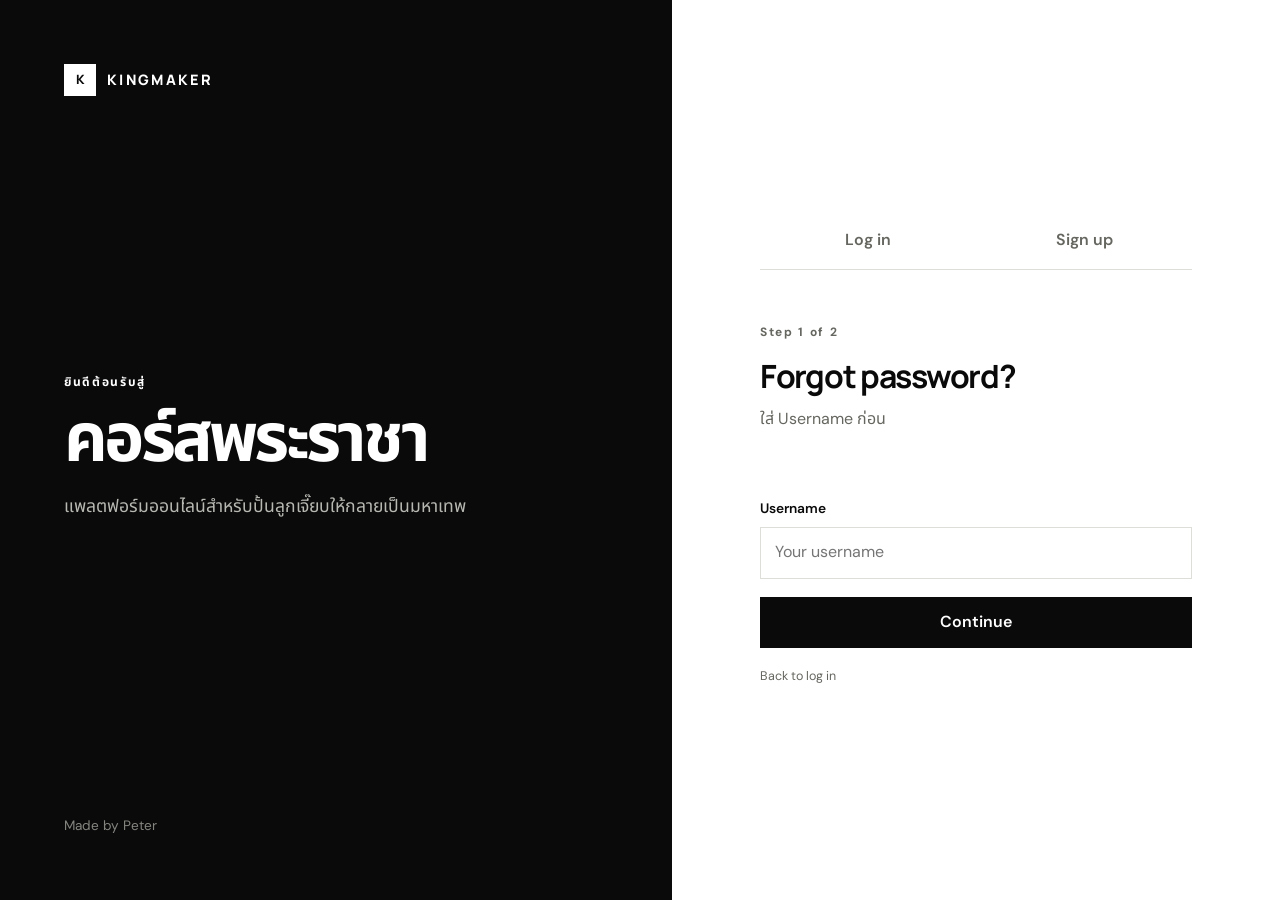
<file: forgot-password.html>
<!doctype html>
<html lang="en">
<head>
  <meta charset="UTF-8">
  <meta name="viewport" content="width=device-width, initial-scale=1.0">
  <meta name="description" content="Reset your student account password.">
  <meta name="robots" content="noindex">
  <title>Form — Reset password</title>
  <link rel="preconnect" href="https://fonts.googleapis.com">
  <link rel="preconnect" href="https://fonts.gstatic.com" crossorigin>
  <link href="https://fonts.googleapis.com/css2?family=DM+Sans:wght@400;500;600&family=Manrope:wght@600;700;800&display=swap" rel="stylesheet">
  <link rel="stylesheet" href="css/styles.css">
  <link rel="stylesheet" href="css/password-reset.css">
</head>
<body class="auth-page reset-page">
  <main class="auth-shell">
    <section class="auth-intro" aria-labelledby="intro-title">
      <a class="brand" href="index.html" aria-label="Form home">
        <span class="brand-mark" aria-hidden="true">K</span><span>KINGMAKER</span>
      </a>
      <div class="auth-statement">
        <p class="eyebrow">ยินดีต้อนรับสู่</p>
        <h1 id="intro-title">คอร์สพระราชา</h1>
        <p>แพลตฟอร์มออนไลน์สำหรับปั้นลูกเจี๊ยบให้กลายเป็นมหาเทพ</p>
      </div>
      <p class="auth-footnote">Made by Peter</p>
    </section>

    <section class="auth-panel" aria-label="Reset your password">
      <div class="auth-card">
        <nav class="auth-tabs" aria-label="Account options">
          <a class="auth-tab" href="index.html">Log in</a>
          <a class="auth-tab" href="signup.html">Sign up</a>
        </nav>

        <form id="reset-username-form" class="auth-form" novalidate>
          <div class="form-heading">
            <p class="eyebrow">Step 1 of 2</p>
            <h2>Forgot password?</h2>
            <p>ใส่ Username ก่อน</p>
          </div>
          <div class="field">
            <label for="reset-username">Username</label>
            <input id="reset-username" name="username" type="text" autocomplete="username" placeholder="Your username" minlength="3" maxlength="20" pattern="[A-Za-z0-9][A-Za-z0-9._\-]{2,19}" autocapitalize="none" spellcheck="false" required>
          </div>
          <button id="reset-continue" class="button button-dark button-full" type="submit" disabled>Continue</button>
        </form>

        <form id="reset-password-form" class="auth-form" novalidate hidden>
          <div class="form-heading">
            <p class="eyebrow">Step 2 of 2</p>
            <h2>Choose a new password</h2>
            <p>For <strong id="reset-account"></strong></p>
          </div>
          <fieldset id="reset-password-fields" class="reset-fields">
            <legend class="reset-sr-only">Your new password</legend>
            <div class="field">
              <label for="reset-new-password">New password</label>
              <div class="password-wrap">
                <input id="reset-new-password" name="password" type="password" autocomplete="new-password" placeholder="At least 6 characters" minlength="6" maxlength="128" aria-describedby="reset-password-hint" required>
                <button class="show-password" type="button" data-reset-toggle="reset-new-password" aria-label="Show new password" aria-pressed="false">Show</button>
              </div>
              <p id="reset-password-hint" class="field-hint">Use 6–128 characters.</p>
            </div>
            <div class="field">
              <label for="reset-confirm-password">Re-enter new password</label>
              <div class="password-wrap">
                <input id="reset-confirm-password" name="confirmPassword" type="password" autocomplete="new-password" placeholder="Enter the same password again" minlength="6" maxlength="128" required>
                <button class="show-password" type="button" data-reset-toggle="reset-confirm-password" aria-label="Show confirmed password" aria-pressed="false">Show</button>
              </div>
            </div>
            <button id="reset-submit" class="button button-dark button-full" type="submit">Save new password</button>
            <button id="reset-change-username" class="text-button reset-change-username" type="button">Change username</button>
          </fieldset>
        </form>

        <p id="reset-message" class="form-message" role="status" aria-live="polite" aria-atomic="true"></p>
        <div id="reset-success" hidden>
          <h2 id="reset-success-title" tabindex="-1">Password changed</h2>
          <p>You can now log in with your username and new password.</p>
          <a class="button button-dark button-full" href="index.html">Back to log in</a>
        </div>
        <p id="reset-back-link" class="field-hint"><a href="index.html">Back to log in</a></p>
        <noscript><p>Please enable JavaScript to reset your password.</p></noscript>
      </div>
    </section>
  </main>
  <script type="module" src="js/password-reset.js"></script>
</body>
</html>
</file>
<file: css/styles.css>
@import url("https://fonts.googleapis.com/css2?family=Noto+Sans+Thai:wght@400;500;600;700;800&display=swap");
:root{--ink:#0a0a0a;--paper:#fff;--soft:#f4f4f2;--line:#deded9;--muted:#666660;--danger:#b42318;--success:#176b3a;--shadow:0 22px 60px rgba(0,0,0,.08);font-size:16px}
*{box-sizing:border-box}[hidden]{display:none!important}html{scroll-behavior:smooth}body{margin:0;background:var(--paper);color:var(--ink);font-family:"DM Sans","Noto Sans Thai",sans-serif;line-height:1.55}button,input,textarea{font:inherit}button,a{-webkit-tap-highlight-color:transparent}a{color:inherit;text-decoration:none}button{cursor:pointer}h1,h2,h3,p{margin-top:0}h1,h2,h3,.brand{font-family:"Manrope","Noto Sans Thai",sans-serif}.eyebrow{margin-bottom:.65rem;font-size:.75rem;font-weight:700;letter-spacing:.14em}.brand{display:inline-flex;align-items:center;gap:.7rem;font-size:.9rem;font-weight:800;letter-spacing:.16em}.brand-mark{display:grid;width:2rem;height:2rem;place-items:center;background:var(--ink);color:var(--paper);font-size:.8rem;letter-spacing:0}
.auth-page{min-height:100vh}.auth-shell{display:grid;min-height:100vh;grid-template-columns:minmax(0,1.05fr) minmax(28rem,.95fr)}.auth-intro{display:flex;flex-direction:column;padding:clamp(2rem,5vw,5rem);background:var(--ink);color:var(--paper)}.auth-intro .brand-mark{background:var(--paper);color:var(--ink)}.auth-statement{margin:auto 0;max-width:45rem}.auth-statement h1{margin-bottom:1.5rem;font-size:clamp(2.7rem,5.3vw,5.8rem);line-height:.98;letter-spacing:-.055em}.auth-statement>p:last-child{max-width:35rem;color:#b8b8b3;font-size:1.1rem}.auth-footnote{margin:0;color:#858580;font-size:.85rem}.auth-panel{display:grid;place-items:center;padding:2rem}.auth-card{width:min(100%,27rem)}.auth-tabs{display:grid;margin-bottom:3.3rem;border-bottom:1px solid var(--line);grid-template-columns:1fr 1fr}.auth-tab{padding:.9rem;border:0;border-bottom:2px solid transparent;background:none;color:var(--muted);font-weight:600;text-align:center}.auth-tab.is-active{border-color:var(--ink);color:var(--ink)}.form-heading{margin-bottom:2rem}.form-heading h2{margin-bottom:.35rem;font-size:2rem;letter-spacing:-.04em}.form-heading p{color:var(--muted)}.auth-form,.profile-form{display:grid;gap:1.15rem}.field{display:grid;gap:.45rem}.field label{font-size:.86rem;font-weight:600}.field input,.field textarea,.reflection-card textarea{width:100%;border:1px solid var(--line);border-radius:0;background:var(--paper);color:var(--ink);outline:none;transition:border-color .2s,box-shadow .2s}.field input{min-height:3.25rem;padding:0 .9rem}.field textarea,.reflection-card textarea{padding:.85rem;resize:vertical}.field input:focus,.field textarea:focus,.reflection-card textarea:focus{border-color:var(--ink);box-shadow:0 0 0 3px rgba(0,0,0,.07)}.password-wrap{position:relative}.password-wrap input{padding-right:4.5rem}.show-password{position:absolute;right:.75rem;top:50%;transform:translateY(-50%);border:0;background:none;font-size:.8rem;font-weight:600}.button{min-height:3.2rem;padding:0 1.2rem;border:1px solid var(--ink);font-weight:600;transition:transform .2s,background .2s,color .2s}.button:active{transform:translateY(1px)}.button-dark{background:var(--ink);color:var(--paper)}.button-dark:hover{background:#2a2a28}.button-outline{background:var(--paper);color:var(--ink)}.button-outline:hover{background:var(--soft)}.button-full{width:100%}.button:disabled{cursor:not-allowed;opacity:.5}.form-message{min-height:1.2rem;margin:0;color:var(--danger);font-size:.85rem}.form-message.success{color:var(--success)}.server-notice{margin:1rem 0 0;padding:.8rem;border:1px solid var(--line);color:var(--muted);font-size:.8rem;line-height:1.4}
.app-shell{min-height:100vh}.site-header{position:relative;display:flex;align-items:center;max-width:86rem;margin:auto;padding:1.35rem clamp(1.2rem,4vw,4rem);border-bottom:1px solid var(--line)}.desktop-nav{display:flex;gap:2.5rem;margin:auto}.desktop-nav a{position:relative;color:var(--muted);font-size:.9rem;font-weight:600}.desktop-nav a.is-active{color:var(--ink)}.desktop-nav a.is-active:after{position:absolute;right:0;bottom:-1.75rem;left:0;height:2px;background:var(--ink);content:""}.avatar-button{display:grid;width:2.35rem;height:2.35rem;place-items:center;border:1px solid var(--ink);border-radius:50%;background:var(--paper);font-weight:700}.account-menu{position:absolute;z-index:5;right:clamp(1.2rem,4vw,4rem);top:4.5rem;width:13rem;padding:.6rem;border:1px solid var(--line);background:var(--paper);box-shadow:var(--shadow)}.account-menu p{overflow:hidden;margin:0;padding:.65rem;color:var(--muted);font-size:.8rem;text-overflow:ellipsis}.account-menu a,.account-menu button{display:block;width:100%;padding:.65rem;border:0;background:none;text-align:left;font-size:.9rem}.account-menu a:hover,.account-menu button:hover{background:var(--soft)}.dashboard,.profile-page{max-width:86rem;margin:auto;padding:clamp(3rem,6vw,6rem) clamp(1.2rem,4vw,4rem) 7rem}.welcome-row{display:flex;align-items:flex-end;justify-content:space-between;gap:2rem;margin-bottom:3rem}.welcome-row h1,.profile-heading h1{margin-bottom:.7rem;font-size:clamp(2.4rem,5vw,5rem);line-height:1;letter-spacing:-.055em}.welcome-row>div>p:last-child,.profile-heading>p:last-child{margin:0;color:var(--muted);font-size:1.05rem}.day-count{display:flex;align-items:center;gap:.9rem}.day-count strong{font-family:"Manrope","Noto Sans Thai",sans-serif;font-size:2.7rem;line-height:1}.day-count span{color:var(--muted);font-size:.75rem;line-height:1.3;text-transform:uppercase}.focus-card{display:grid;padding:clamp(1.5rem,3vw,3rem);background:var(--ink);color:var(--paper);grid-template-columns:auto 1fr auto;gap:clamp(1.2rem,3vw,3rem);align-items:center}.focus-number{align-self:start;color:#777;font-family:"Manrope","Noto Sans Thai",sans-serif;font-size:.85rem}.focus-content{max-width:48rem}.focus-content h2{margin-bottom:.8rem;font-size:clamp(1.55rem,3vw,2.8rem);letter-spacing:-.04em;line-height:1.1}.focus-content>p:last-child{margin:0;color:#bdbdb8}.complete-button{display:flex;align-items:center;gap:.7rem;padding:.7rem 0;border:0;background:none;color:var(--paper);white-space:nowrap}.check-circle{display:grid;width:2rem;height:2rem;place-items:center;border:1px solid #777;border-radius:50%;color:transparent}.complete-button.is-complete .check-circle{border-color:var(--paper);background:var(--paper);color:var(--ink)}.dashboard-grid{display:grid;margin-top:5rem;grid-template-columns:minmax(0,1.35fr) minmax(20rem,.65fr);gap:clamp(3rem,8vw,8rem)}.section-heading{margin-bottom:1.7rem}.section-heading h2,.reflection-card h2,.account-section h2{margin-bottom:0;font-size:1.55rem;letter-spacing:-.035em}.principle-row{display:grid;padding:1.4rem 0;border-top:1px solid var(--line);grid-template-columns:3rem 1fr}.principle-row>span{color:var(--muted);font-size:.8rem}.principle-row h3{margin-bottom:.25rem;font-size:1rem}.principle-row p{margin:0;color:var(--muted)}.reflection-card{align-self:start;padding:2rem;background:var(--soft)}.reflection-card h2{margin-bottom:1.4rem}.reflection-card textarea{border-color:#d3d3ce;background:var(--paper)}.reflection-footer{display:flex;align-items:center;justify-content:space-between;gap:1rem;margin-top:.8rem}.reflection-footer span{color:var(--muted);font-size:.75rem}.text-button{padding:.35rem 0;border:0;border-bottom:1px solid var(--ink);background:none;font-weight:600}.mobile-nav{display:none}
.profile-page{max-width:62rem}.profile-heading{margin-bottom:3rem}.profile-card{padding:clamp(1.5rem,4vw,3rem);border:1px solid var(--line)}.profile-identity{display:flex;align-items:center;gap:1.2rem;padding-bottom:2rem;border-bottom:1px solid var(--line)}.large-avatar{display:grid;width:4.5rem;height:4.5rem;flex:none;place-items:center;border-radius:50%;background:var(--ink);color:var(--paper);font-family:"Manrope","Noto Sans Thai",sans-serif;font-size:1.4rem;font-weight:700}.profile-identity h2{margin-bottom:.2rem;font-size:1.5rem}.profile-identity p{margin:0;color:var(--muted)}.profile-form{max-width:35rem;padding-top:2.2rem}.field-hint{margin:0;color:var(--muted);font-size:.78rem}.account-section{display:grid;margin-top:2rem;padding:2rem 0;border-top:1px solid var(--line);grid-template-columns:1fr 1fr auto;align-items:end;gap:2rem}.account-detail{display:grid;gap:.25rem}.account-detail span{color:var(--muted);font-size:.8rem}.account-detail strong{overflow:hidden;text-overflow:ellipsis}
@media(max-width:800px){.auth-shell{display:block}.auth-intro{min-height:20rem;padding:1.5rem}.auth-statement{margin:4rem 0 2rem}.auth-statement h1{font-size:clamp(2.4rem,11vw,4.3rem)}.auth-footnote{display:none}.auth-panel{padding:3rem 1.3rem}.auth-tabs{margin-bottom:2.5rem}.site-header{padding:1rem 1.2rem}.desktop-nav{display:none}.site-header>.avatar-button{margin-left:auto}.dashboard,.profile-page{padding-top:3rem}.welcome-row{align-items:flex-start}.day-count{display:none}.focus-card{grid-template-columns:1fr}.focus-number{display:none}.complete-button{justify-self:start}.dashboard-grid{margin-top:3.5rem;grid-template-columns:1fr;gap:3rem}.reflection-card{order:-1}.account-section{grid-template-columns:1fr}.mobile-nav{position:fixed;z-index:4;right:0;bottom:0;left:0;display:grid;padding:.55rem max(1rem,env(safe-area-inset-right)) max(.55rem,env(safe-area-inset-bottom)) max(1rem,env(safe-area-inset-left));border-top:1px solid var(--line);background:rgba(255,255,255,.96);grid-template-columns:1fr 1fr;backdrop-filter:blur(12px)}.mobile-nav a{display:grid;place-items:center;gap:.15rem;color:var(--muted);font-size:.72rem}.mobile-nav a span{font-size:.75rem}.mobile-nav a.is-active{color:var(--ink);font-weight:600}}
@media(max-width:420px){.welcome-row h1,.profile-heading h1{font-size:2.35rem}.focus-card{margin-right:-1.2rem;margin-left:-1.2rem;padding:1.5rem 1.2rem}.reflection-card{margin-right:-1.2rem;margin-left:-1.2rem;padding:1.5rem 1.2rem}.profile-card{margin-right:-1.2rem;margin-left:-1.2rem;border-right:0;border-left:0}.profile-identity{align-items:flex-start}.profile-identity p{max-width:12rem;overflow:hidden;text-overflow:ellipsis}.complete-text{font-size:.9rem}}
@media(prefers-reduced-motion:reduce){*{scroll-behavior:auto!important;transition:none!important}}

/* Master management */
.manage-page{max-width:72rem;margin:auto;padding:clamp(3rem,6vw,6rem) clamp(1.2rem,4vw,4rem) 7rem}.manage-heading{margin-bottom:3rem}.manage-heading h1{margin-bottom:.7rem;font-size:clamp(2.4rem,5vw,5rem);line-height:1;letter-spacing:-.055em}.manage-heading>p:last-child{margin:0;color:var(--muted);font-size:1.05rem}.manage-access-status{max-width:72rem;margin:4rem auto;padding:0 clamp(1.2rem,4vw,4rem);color:var(--muted)}.manage-sections{border-bottom:1px solid var(--line)}.manage-section{border-top:1px solid var(--line)}.manage-section summary{display:grid;grid-template-columns:minmax(0,1fr) auto auto;align-items:center;gap:1rem;padding:1.6rem 0;cursor:pointer;list-style:none}.manage-section summary::-webkit-details-marker{display:none}.manage-section summary:after{display:grid;width:2rem;height:2rem;place-items:center;border:1px solid var(--line);content:"+";font-size:1.15rem;font-weight:500}.manage-section[open] summary:after{content:"−"}.manage-section-title{font-family:"Manrope","Noto Sans Thai",sans-serif;font-size:clamp(1.25rem,2.5vw,1.8rem);font-weight:700;letter-spacing:-.03em}.manage-section-meta{color:var(--muted);font-size:.8rem}.manage-section-body{padding:0 0 2rem}.management-status{min-height:1.5rem;margin:0 0 .75rem;color:var(--muted);font-size:.85rem}.management-status.is-error{color:var(--danger)}.user-list{border-top:1px solid var(--line)}.user-row{display:grid;grid-template-columns:minmax(0,1fr) minmax(10rem,13rem);align-items:center;gap:1.5rem;padding:1.2rem 0;border-bottom:1px solid var(--line)}.managed-user{display:flex;align-items:center;min-width:0;gap:1rem}.managed-user-avatar{display:grid;width:2.8rem;height:2.8rem;flex:none;place-items:center;border-radius:50%;background:var(--ink);color:var(--paper);font-family:"Manrope","Noto Sans Thai",sans-serif;font-size:.85rem;font-weight:700}.managed-user-name{overflow:hidden;margin:0;font-family:"Manrope","Noto Sans Thai",sans-serif;font-size:1rem;font-weight:700;text-overflow:ellipsis;white-space:nowrap}.managed-user-username{overflow:hidden;margin:0;color:var(--muted);font-size:.8rem;text-overflow:ellipsis;white-space:nowrap}.role-select{width:100%;min-height:2.8rem;padding:0 2.4rem 0 .85rem;border:1px solid var(--ink);border-radius:0;background:var(--paper);color:var(--ink);font-weight:600}.role-select:disabled{cursor:wait;opacity:.55}.student-record-body{min-height:3rem}
@media(max-width:800px){.mobile-nav.has-material{grid-template-columns:repeat(3,1fr)}.mobile-nav.has-manage{grid-template-columns:repeat(4,1fr)}.manage-page{padding-top:3rem}.manage-section summary{padding:1.35rem 0}.user-row{grid-template-columns:1fr}.role-select{width:100%}}

/* Permanent Material browser */
.material-browser{padding-top:.25rem}.material-toolbar{display:flex;align-items:flex-start;justify-content:space-between;gap:1.25rem;padding-bottom:1.25rem}.material-breadcrumbs{display:flex;min-width:0;flex-wrap:wrap;align-items:center;gap:.45rem;padding:.55rem 0}.material-breadcrumb{max-width:18rem;padding:0;border:0;background:none;font-size:.9rem;font-weight:600;overflow:hidden;text-overflow:ellipsis;white-space:nowrap}.material-breadcrumb:not(:disabled){border-bottom:1px solid var(--ink)}.material-breadcrumb:disabled{cursor:default;color:var(--ink)}.material-breadcrumb-separator{color:var(--muted)}.material-actions{display:flex;flex:none;gap:.65rem}.material-action-button{min-width:7rem}.material-upload{margin-bottom:1rem;padding:1rem;background:var(--soft)}.material-upload-copy{display:flex;justify-content:space-between;gap:1rem;margin-bottom:.6rem;font-size:.875rem;font-weight:600}.material-upload progress{display:block;width:100%;height:.45rem;border:0;border-radius:0;background:#d8d8d3}.material-upload progress::-webkit-progress-bar{background:#d8d8d3}.material-upload progress::-webkit-progress-value{background:var(--ink)}.material-upload progress::-moz-progress-bar{background:var(--ink)}.material-items{border-top:1px solid var(--line)}.material-item{display:grid;width:100%;border-bottom:1px solid var(--line);background:var(--paper);grid-template-columns:minmax(0,1fr) auto;align-items:center}.material-item-open{display:grid;width:100%;min-height:4.5rem;padding:1rem .75rem;border:0;background:transparent;grid-template-columns:5.5rem minmax(0,1fr) auto;align-items:center;gap:1rem;text-align:left}.material-item-open:hover,.material-item-open:focus-visible{background:var(--soft)}.material-item-open:focus-visible{outline:2px solid var(--ink);outline-offset:-2px}.material-item-open:disabled{cursor:wait;opacity:.55}.material-item-delete{min-width:5rem;min-height:2.75rem;margin-right:.75rem;padding:0 .8rem;border:1px solid var(--line);background:var(--paper);font-size:.875rem;font-weight:600}.material-item-delete:hover,.material-item-delete:focus-visible{border-color:var(--ink);background:var(--ink);color:var(--paper)}.material-item-delete:focus-visible{outline:2px solid var(--ink);outline-offset:2px}.material-item-delete:disabled{cursor:not-allowed;opacity:.5}.material-item-kind{color:var(--muted);font-size:.75rem;font-weight:700;letter-spacing:.1em;text-transform:uppercase}.material-item-name{overflow:hidden;font-family:"Manrope","Noto Sans Thai",sans-serif;font-size:1rem;font-weight:700;text-overflow:ellipsis;white-space:nowrap}.material-item-meta{color:var(--muted);font-size:.875rem;white-space:nowrap}.material-empty{margin:0;padding:2rem .75rem;border-bottom:1px solid var(--line);color:var(--muted);font-size:.9rem}.folder-dialog{width:min(calc(100% - 2rem),28rem);padding:0;border:1px solid var(--ink);border-radius:0;background:var(--paper);color:var(--ink)}.folder-dialog::backdrop{background:rgba(0,0,0,.42)}.folder-dialog-card{padding:2rem}.folder-dialog-card h2{margin-bottom:1.5rem;font-size:1.7rem;letter-spacing:-.035em}.delete-dialog-copy{margin-bottom:1.25rem;color:var(--muted)}.folder-dialog-actions{display:grid;margin-top:.5rem;grid-template-columns:1fr 1fr;gap:.75rem}
@media(max-width:600px){.material-toolbar{flex-direction:column;align-items:stretch}.material-actions{display:grid;grid-template-columns:1fr 1fr}.material-action-button{width:100%;min-width:0}.material-item-open{grid-template-columns:4.2rem minmax(0,1fr);gap:.45rem 1rem}.material-item-meta{grid-column:2;white-space:normal}.material-item-delete{min-width:4.5rem;margin-right:.5rem}.folder-dialog-card{padding:1.5rem}}

/* Master Daily Quest editor */
.quest-date-picker{display:flex;align-items:center;flex-wrap:wrap;gap:.8rem;margin:1.5rem 0}.quest-date-picker input{min-height:3.2rem;padding:.5rem;border:1px solid var(--line);background:var(--paper);color:var(--ink)}.quest-day{border-top:1px solid var(--line);padding:1.2rem 0}.quest-day-heading{display:flex;align-items:center;justify-content:space-between;gap:1rem}.quest-day-heading h3{margin:0;font-size:1rem}.quest-day-count{border:0;border-bottom:1px solid var(--line);background:none;padding:.3rem 0;color:var(--muted);text-align:left}.quest-question-list{display:grid;gap:.65rem;margin-top:1rem}.quest-question-link{text-align:left;background:var(--soft);border:1px solid var(--line);padding:1rem;overflow-wrap:anywhere}.quest-question-link:hover{border-color:var(--ink)}.quest-past{margin-top:1.5rem}.quest-past>summary{cursor:pointer;padding:1rem 0;font-weight:700}.quest-editor{max-width:72rem}.quest-editor h1{font-size:clamp(2rem,4vw,3.5rem);letter-spacing:-.04em}.quest-editor fieldset{border:0;padding:0;margin:0;min-width:0}.quest-editor-meta{display:grid;grid-template-columns:1fr 1fr;gap:1rem;margin-bottom:1.5rem}.quest-toolbar{display:flex;flex-wrap:wrap;gap:.4rem;margin-bottom:.6rem}.quest-toolbar button{min-height:2.5rem;min-width:2.5rem;padding:.3rem .8rem;background:var(--paper);border:1px solid var(--line)}.quest-toolbar button:hover{border-color:var(--ink)}.quest-editor .field-hint{margin:.7rem 0 1.5rem}.quest-option{display:grid;grid-template-columns:2rem minmax(0,1fr) auto;gap:.6rem;align-items:start;margin-bottom:.7rem}.quest-option textarea{width:100%;padding:.65rem;border:1px solid var(--line);resize:vertical}.quest-option button{padding:.5rem;border:1px solid var(--line);background:var(--paper)}.quest-preview-panel{margin:2rem 0;padding:1.5rem;border:1px solid var(--line);background:var(--soft)}.quest-preview-panel h2,#quest-options-title{font-size:1.1rem}.quest-rich{overflow-wrap:anywhere;white-space:pre-wrap}.quest-rich .katex-display{overflow:auto;padding:.3rem 0}.quest-preview-choice{display:flex;gap:1rem;margin:1rem 0}.quest-editor-actions{display:flex;gap:.75rem}.quest-sr{position:absolute;width:1px;height:1px;overflow:hidden;clip-path:inset(50%)}.quest-math-error{color:var(--danger)}
@media(max-width:600px){.quest-editor-meta{grid-template-columns:1fr}.quest-editor-actions{flex-direction:column}.quest-date-picker{align-items:stretch;flex-direction:column}.quest-option{grid-template-columns:1.3rem minmax(0,1fr)}.quest-option button{grid-column:2;justify-self:end}.quest-preview-panel{padding:1rem}}

/* Student Daily Quest */
.student-quest{padding:clamp(1.25rem,3vw,3rem);border:1px solid var(--ink);margin-bottom:2rem}.student-quest-header{display:flex;align-items:flex-start;justify-content:space-between;gap:1.5rem;padding-bottom:1.5rem;border-bottom:1px solid var(--line);margin-bottom:1.5rem}.student-quest-header h2{font-size:clamp(1.8rem,3vw,2.6rem);letter-spacing:-.045em;margin-bottom:.5rem}.student-quest-progress{display:grid;gap:.65rem;text-align:right;font-size:.85rem}.student-quest-complete{display:block;padding:.55rem .85rem;background:var(--ink);color:var(--paper);font-weight:600}.student-question-meta{display:flex;justify-content:space-between;align-items:baseline;gap:1rem;margin:1.2rem 0}.student-question-meta h3{margin:0;font-size:.85rem;text-transform:uppercase;letter-spacing:.09em}.student-question-meta span{color:var(--muted);font-size:.8rem}.student-question-prompt{font-size:1.1rem;margin:1.5rem 0 2rem;min-width:0}.student-quest fieldset{border:0;padding:0;margin:0;min-width:0}.student-choice{display:flex;gap:.85rem;align-items:flex-start;padding:1rem;border:1px solid var(--line);margin:.7rem 0;cursor:pointer}.student-choice:has(input:checked){border-color:var(--ink);background:var(--soft)}.student-choice:focus-within{outline:2px solid var(--ink);outline-offset:2px}.student-choice input{margin:.35rem 0 0;accent-color:var(--ink);flex:none;width:1rem;height:1rem}.student-choice .quest-rich{min-width:0;flex:1}.student-choice-letter{font-weight:700}.student-answer-actions{display:flex;gap:.75rem;margin-top:1.5rem}.student-answer-caption{font-weight:600;font-size:.85rem;margin-bottom:.7rem}#student-answer-saved{padding:1.5rem;background:var(--soft)}#student-answer-saved .field-hint{margin:1rem 0}.student-quest-navigation{display:flex;justify-content:center;align-items:center;gap:1.5rem;margin-top:2rem;padding-top:1.25rem;border-top:1px solid var(--line)}.student-quest-navigation button{min-width:3.2rem;font-size:1.2rem}.student-quest-navigation span{font-size:.85rem;color:var(--muted)}#student-answer-status{margin-top:.8rem}.student-quest .quest-rich{overflow-wrap:anywhere;white-space:pre-wrap}.student-quest .katex-display{overflow-x:auto;overflow-y:hidden;padding:.5rem 0}.student-answer-preview{margin:1rem 0;padding:1rem;background:var(--soft);min-width:0}.student-answer-preview>p{font-size:.75rem;font-weight:600;margin-bottom:.5rem}
@media(max-width:600px){.student-quest-header{flex-direction:column;gap:1rem}.student-quest-progress{text-align:left}.student-answer-actions{flex-direction:column}.student-quest{padding:1.25rem}.student-choice{padding:.8rem;gap:.6rem}.student-question-meta{align-items:flex-start}.student-quest-navigation{gap:1rem}.student-question-prompt{font-size:1rem}}

/* Master weekly Student Record */
.record-toolbar{display:flex;align-items:center;justify-content:space-between;gap:1rem;flex-wrap:wrap;padding-top:.5rem}.record-toolbar h2{font-size:1.2rem;letter-spacing:-.025em;margin:0}.record-week-controls{display:flex;gap:.5rem}.record-week-controls button{min-width:3rem}.record-legend{margin:1rem 0}.record-table-scroll{overflow-x:auto;max-width:100%;border:1px solid var(--line);margin-top:1rem}.record-table{border-collapse:separate;border-spacing:0;width:100%;min-width:780px;table-layout:fixed}.record-table th,.record-table td{padding:.9rem .5rem;border-bottom:1px solid var(--line);border-right:1px solid var(--line);text-align:center;vertical-align:middle}.record-table tr:last-child td,.record-table tr:last-child th[scope=row]{border-bottom:0}.record-table th:last-child,.record-table td:last-child{border-right:0}.record-table thead th{background:var(--soft);font-size:.85rem}.record-table th:first-child{position:sticky;left:0;z-index:1;width:190px;text-align:left;padding-left:1rem;background:var(--paper)}.record-table thead th:first-child{background:var(--soft);z-index:2}.record-table th[scope=row]{font-weight:600;overflow-wrap:anywhere}.record-student-handle{display:block;color:var(--muted);font-weight:400;font-size:.75rem}.record-day-date{display:block;color:var(--muted);font-size:.75rem;font-weight:400;margin-top:.25rem}.record-table .record-today{box-shadow:inset 0 3px var(--ink)}.record-complete{display:inline-grid;place-items:center;width:2.6rem;min-height:2.6rem;border:1px solid var(--ink);background:var(--ink);color:var(--paper);font-size:1.15rem}.record-complete:hover{background:#333}.record-complete:focus-visible{outline:2px solid var(--ink);outline-offset:3px}.record-incomplete{font-size:1.5rem;color:var(--muted)}.record-na,.record-unknown{font-size:1.2rem;color:var(--muted)}.record-dialog{width:min(calc(100% - 2rem),52rem);max-height:calc(100dvh - 2rem);padding:clamp(1.1rem,3vw,2rem);border:1px solid var(--ink);background:var(--paper);color:var(--ink);overflow:auto}.record-dialog::backdrop{background:rgba(0,0,0,.45)}.record-dialog-header{display:flex;align-items:flex-start;justify-content:space-between;gap:1rem;margin-bottom:1.5rem}.record-dialog-header h2{font-size:1.5rem;margin-bottom:.35rem;overflow-wrap:anywhere}.record-answer{border-top:1px solid var(--line);padding:1.5rem 0}.record-answer h3{font-size:.8rem;letter-spacing:.09em;text-transform:uppercase}.record-answer-prompt{margin-bottom:1.25rem}.record-answer-value{background:var(--soft);padding:1rem;margin:1rem 0}.record-answer-value>p{font-size:.8rem;font-weight:600;margin-bottom:.5rem}.record-answer-options{padding-left:1.6rem}.record-answer-options li{padding:.35rem}.record-selected-option{background:var(--soft);font-weight:600}.record-dialog .quest-rich{overflow-wrap:anywhere;white-space:pre-wrap}.record-dialog .katex-display{overflow:auto;padding:.4rem 0}
@media(max-width:600px){.record-week-controls{width:100%;display:grid;grid-template-columns:3rem 1fr 3rem}.record-table th:first-child{width:150px}.record-table{min-width:710px}.record-dialog-header{flex-wrap:wrap}.record-dialog-header .button{min-height:2.5rem}.record-toolbar h2{font-size:1.05rem}}

/* Thai fallback for profile inline styles and form controls. */
body .profile-detail-value{font-family:"DM Sans","Noto Sans Thai",sans-serif}select{font:inherit}

/* Right / Wrong marking */
.quest-day-score{font-family:"Manrope","Noto Sans Thai",sans-serif;font-size:1.45rem;font-weight:800;letter-spacing:-.03em;margin:.5rem 0}.record-mark-buttons{display:flex;gap:.7rem;flex-wrap:wrap}.record-mark-controls{margin-top:1rem}.record-mark-controls>p{margin-bottom:.6rem}.mark-result{font-weight:600}.mark-right{color:var(--success)}.mark-wrong{color:var(--danger)}.mark-button-right[aria-pressed=true]{background:var(--success);border-color:var(--success);color:white}.mark-button-wrong[aria-pressed=true]{background:var(--danger);border-color:var(--danger);color:white}.record-marked{min-width:2.8rem;letter-spacing:-.18em;padding-right:.3em}#record-mark-status{margin:.6rem 0 1rem}#student-day-score{font-size:1.15rem}@media(max-width:600px){.record-mark-buttons .button{flex:1}}

/* Offline exam records */
.record-subsection-title{font-size:1.65rem;letter-spacing:-.035em;margin:0 0 1.25rem}.exam-record-section{border-top:1px solid var(--line);margin-top:2.5rem;padding-top:2rem}.exam-record-section .record-subsection-title{font-size:1.65rem;margin:0}.exam-add{font-size:1.5rem;min-width:3.2rem;padding:0}.exam-table{table-layout:fixed}.exam-table th:not(:first-child):not(.exam-add-column){width:175px}.exam-table .exam-add-column{width:70px}.exam-column-title{width:100%;border:0;background:none;color:var(--ink);padding:.5rem .2rem;font-weight:600;text-align:center;overflow-wrap:anywhere}.exam-column-title:hover{text-decoration:underline;text-underline-offset:3px}.exam-score{display:grid;gap:.3rem;place-items:center;width:100%;min-height:3rem;border:1px solid transparent;background:none;color:var(--muted);padding:.4rem;white-space:normal}.exam-score:hover{border-color:var(--ink);color:var(--ink)}.exam-score.is-marked{color:var(--ink);font-weight:700;font-size:1.1rem}.exam-score:focus-visible,.exam-column-title:focus-visible{outline:2px solid var(--ink);outline-offset:2px}.exam-details-grid{display:grid;grid-template-columns:1fr 1fr;gap:1.25rem;margin:0 0 1.5rem}.exam-details-grid dt{font-size:.75rem;color:var(--muted);margin-bottom:.3rem}.exam-details-grid dd{margin:0;overflow-wrap:anywhere;font-weight:600}.exam-stat-grid{display:grid;grid-template-columns:repeat(3,1fr);gap:1px;background:var(--line);border:1px solid var(--line);margin:1rem 0}.exam-stat-grid>div{display:grid;padding:1rem;background:var(--soft);gap:.35rem}.exam-stat-grid span{font-size:.78rem;color:var(--muted)}.exam-stat-grid strong{font-family:"Manrope","Noto Sans Thai",sans-serif;font-size:1.8rem}.exam-notes{margin-top:1.5rem;white-space:pre-wrap;overflow-wrap:anywhere}.exam-file-line{margin:1.5rem 0}.exam-file-line button{max-width:100%;overflow-wrap:anywhere;text-align:left}.exam-small-heading{font-size:1.1rem;margin:1.5rem 0 .75rem}.exam-rubric-preview{margin-bottom:1.5rem}.exam-rubric-item{display:flex;justify-content:space-between;gap:1rem;padding:.75rem .5rem;border-bottom:1px solid var(--line)}.exam-rubric-item>span:first-child{overflow-wrap:anywhere}.exam-rubric-item>span:last-child{white-space:nowrap;color:var(--muted)}.exam-rubric-heading{padding:.75rem .5rem;background:var(--soft);font-weight:700;font-size:1rem;margin:1rem 0 0;overflow-wrap:anywhere}.exam-fieldset{border:0;margin:0;padding:0;min-width:0;display:grid;gap:1.2rem}.exam-fieldset>.button{justify-self:start}.exam-form-grid{display:grid;grid-template-columns:1fr 1fr;gap:1.1rem}.exam-dialog input[type=file]{height:auto;min-height:3rem;padding:.65rem;font-size:.85rem}.exam-checkbox{display:flex;align-items:center;gap:.6rem;font-size:.85rem}.exam-checkbox input{accent-color:var(--ink)}.exam-question-row{display:grid;grid-template-columns:minmax(0,1.2fr) minmax(0,1.3fr) minmax(0,.8fr) auto;gap:.6rem;align-items:end;padding:1rem 0;border-bottom:1px solid var(--line)}.exam-question-row .field label{font-size:.75rem}.exam-question-row input{min-width:0;padding:0 .6rem}.exam-question-row select{width:100%;min-width:0;padding:.7rem .4rem;height:3.25rem;border:1px solid var(--line);border-radius:0;background:var(--paper);color:var(--ink);font-size:.8rem}.exam-row-controls{display:flex;gap:.25rem}.exam-row-controls button{min-height:3.25rem;padding:.3rem .55rem;border-color:var(--line)}.exam-edit-notice{border-left:2px solid var(--ink);padding:.75rem 1rem;background:var(--soft);font-size:.85rem;margin:.5rem 0;line-height:1.6}.exam-mark-subtitle{font-weight:600;color:var(--muted);overflow-wrap:anywhere}.exam-mark-rows{margin:1rem 0}.exam-mark-row{display:grid;grid-template-columns:minmax(0,1fr) minmax(8rem,12rem);align-items:center;gap:1rem;padding:1rem .25rem;border-bottom:1px solid var(--line)}.exam-mark-row>label{font-weight:600;overflow-wrap:anywhere}.exam-mark-input{display:flex;align-items:center;gap:.7rem}.exam-mark-input input{width:100%;min-width:0;min-height:3rem;padding:.6rem;border:1px solid var(--line);background:var(--paper);border-radius:0}.exam-mark-input span{white-space:nowrap;color:var(--muted);font-size:.85rem}.exam-score-warning{grid-column:1/-1;color:var(--danger);font-size:.8rem;margin:0}.exam-dialog input:focus-visible,.exam-dialog select:focus-visible{outline:2px solid var(--ink);outline-offset:1px}#exam-dialog-status{margin-top:1.2rem}.exam-dialog #exam-mark-total{margin-bottom:.5rem}
@media(max-width:650px){.exam-question-row{grid-template-columns:1fr 1fr}.exam-row-controls{justify-self:end}.exam-row-controls button{padding:.3rem .8rem}.exam-form-grid{grid-template-columns:1fr}.exam-stat-grid>div{padding:.7rem}.exam-stat-grid strong{font-size:1.4rem}.exam-details-grid{gap:1rem}.exam-mark-row{grid-template-columns:minmax(0,1fr) minmax(7rem,9rem)}.exam-table th:first-child{width:150px}}
</file>
